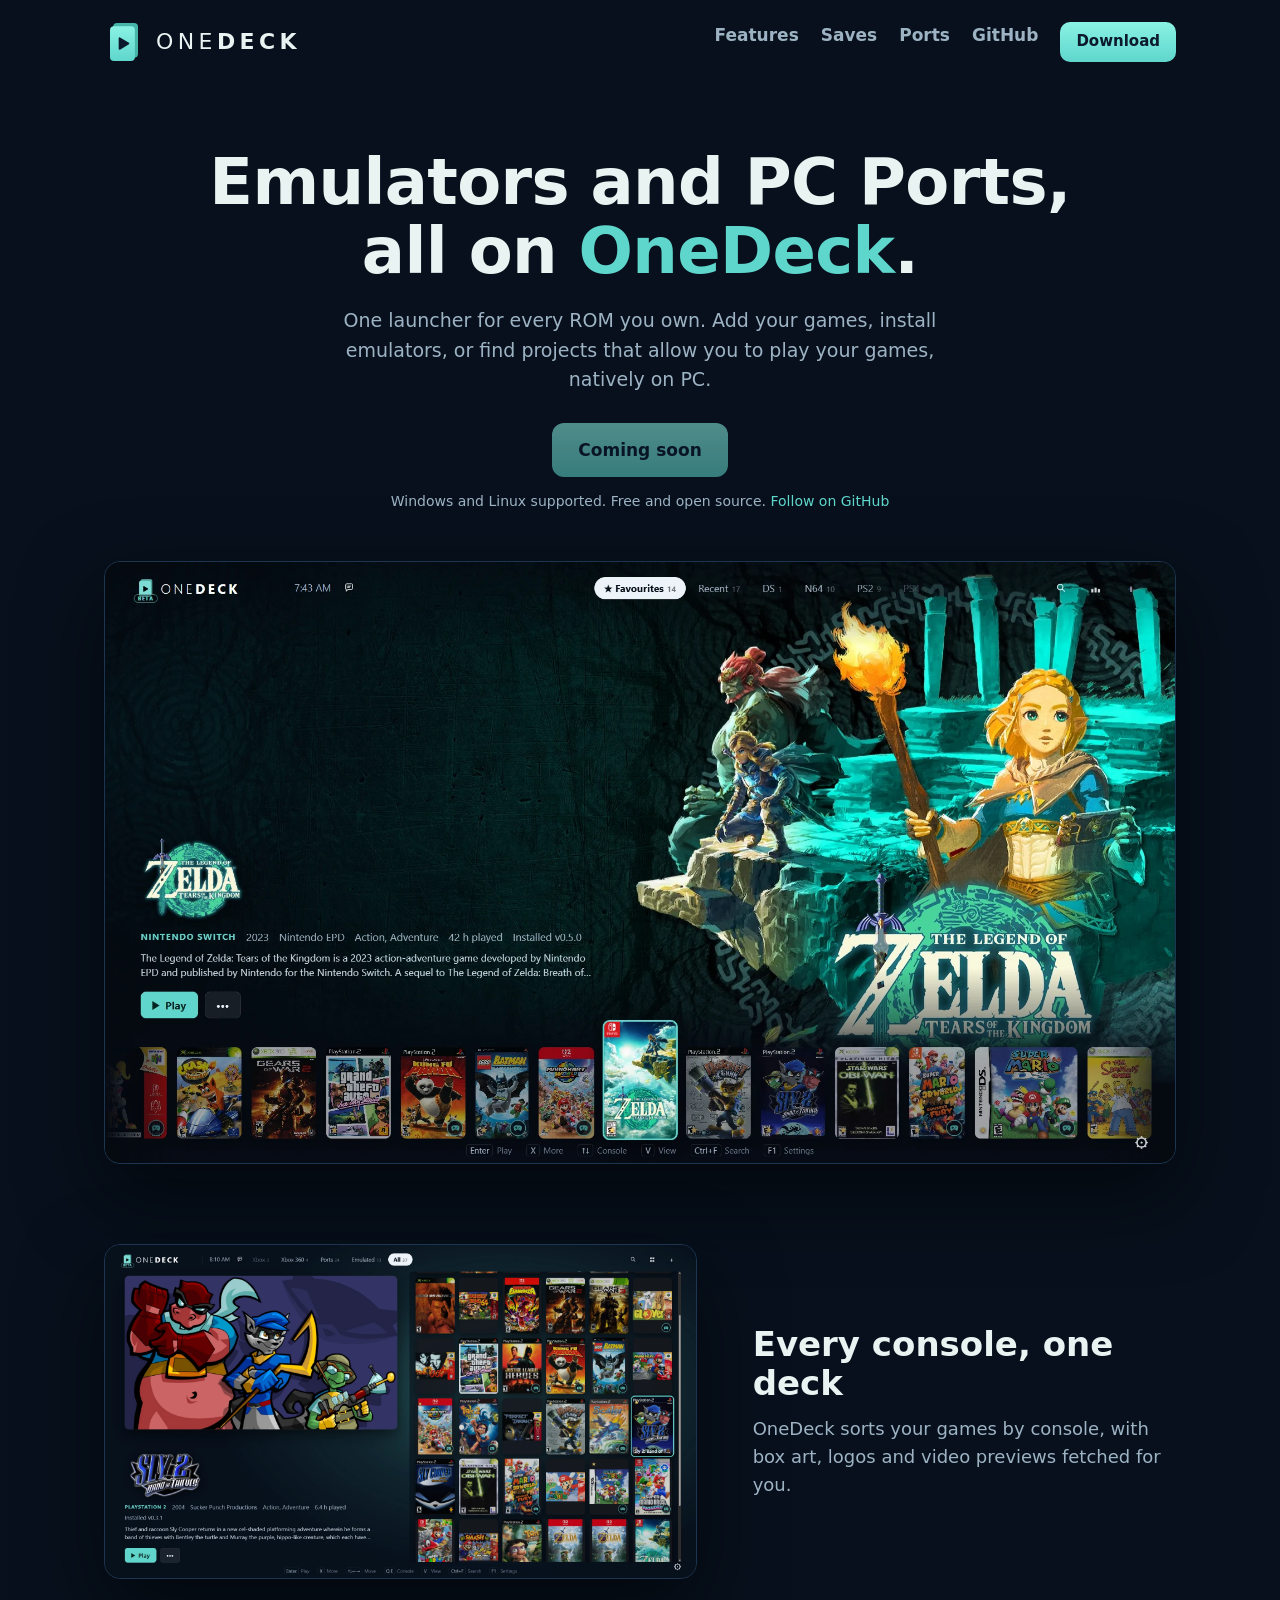
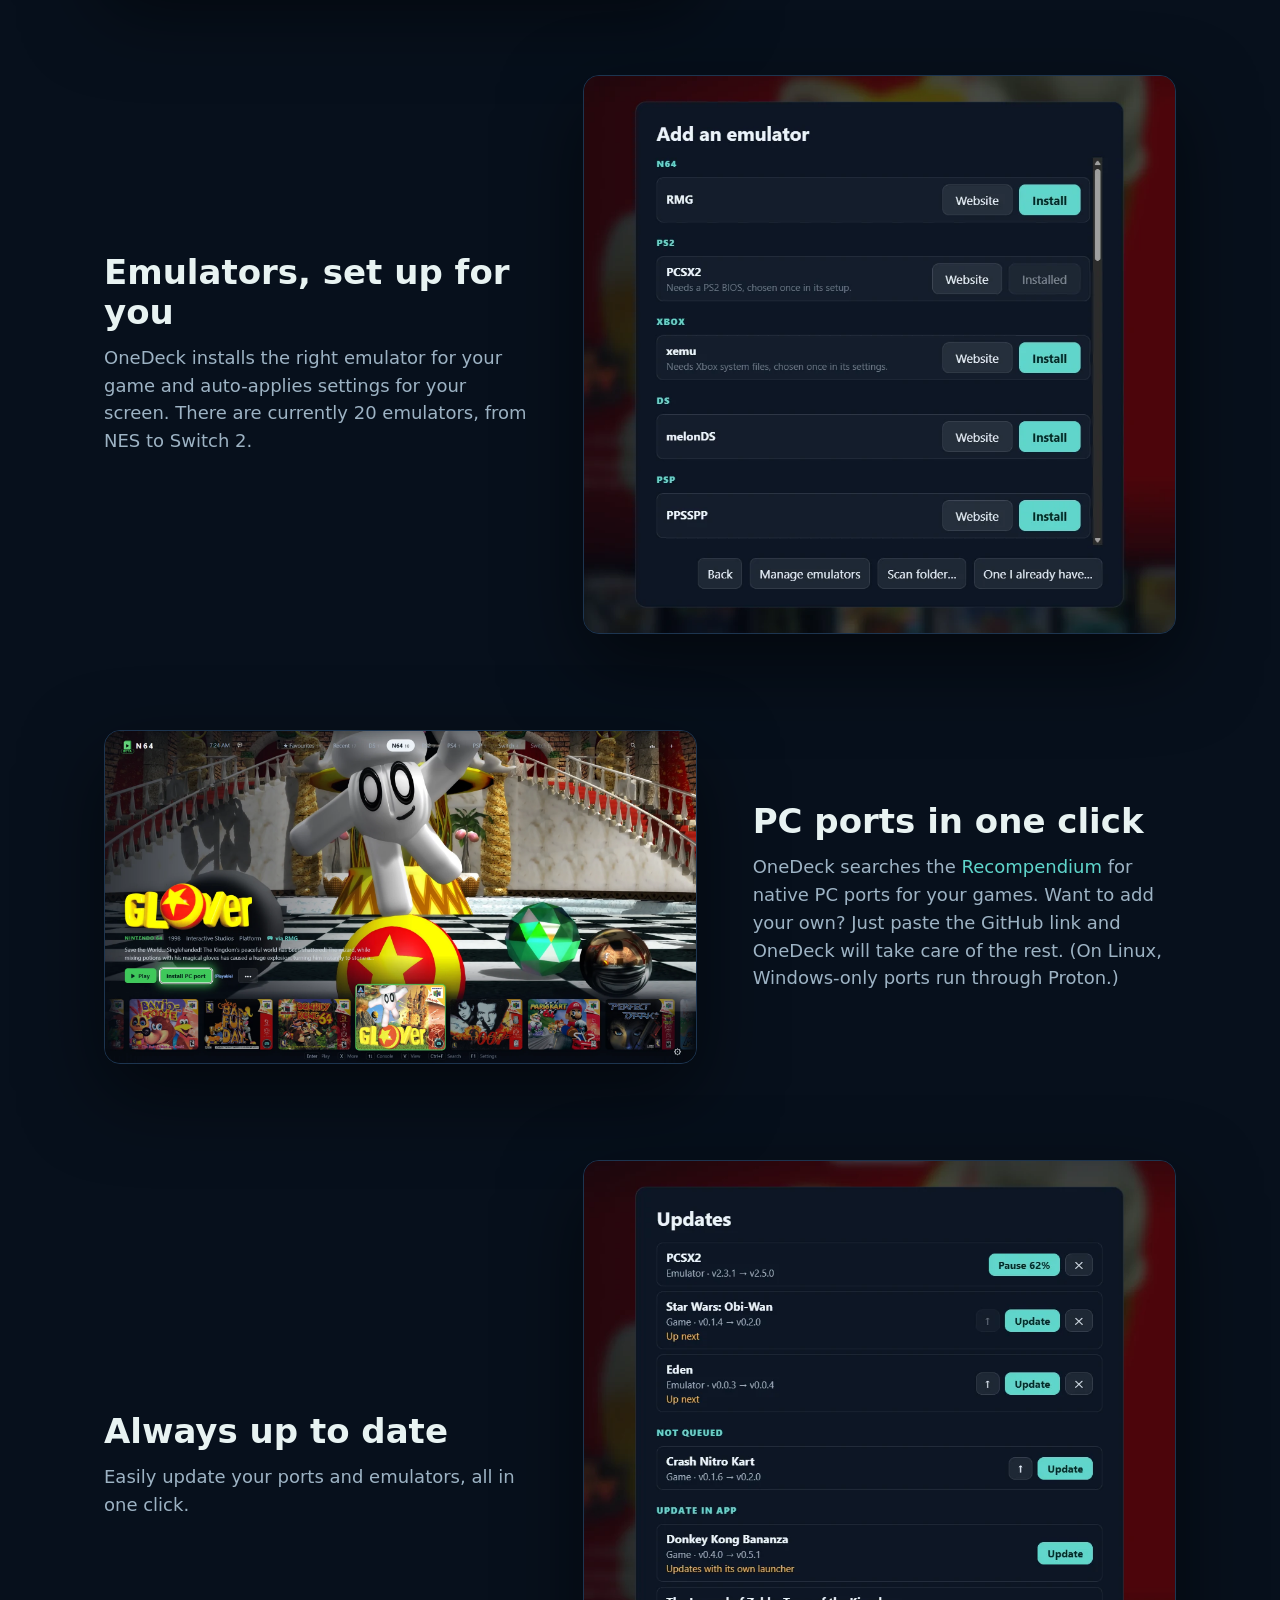
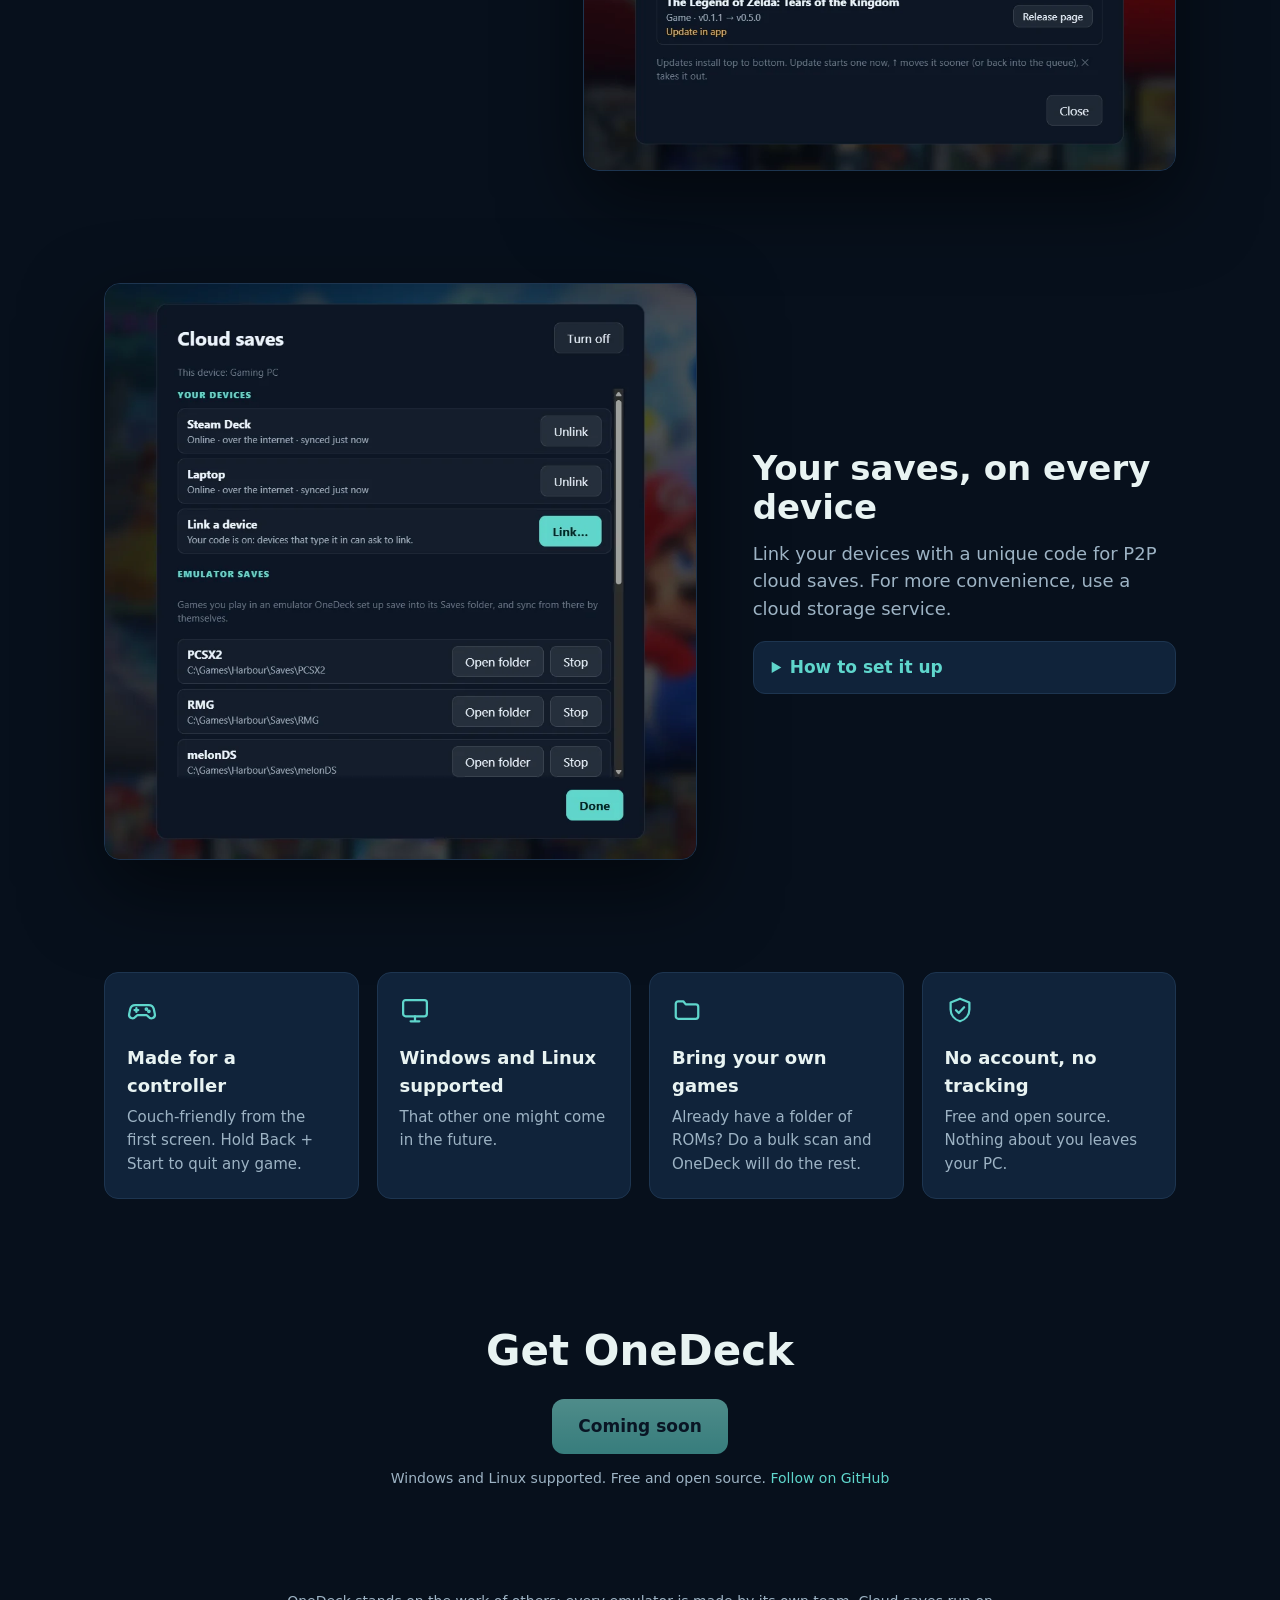
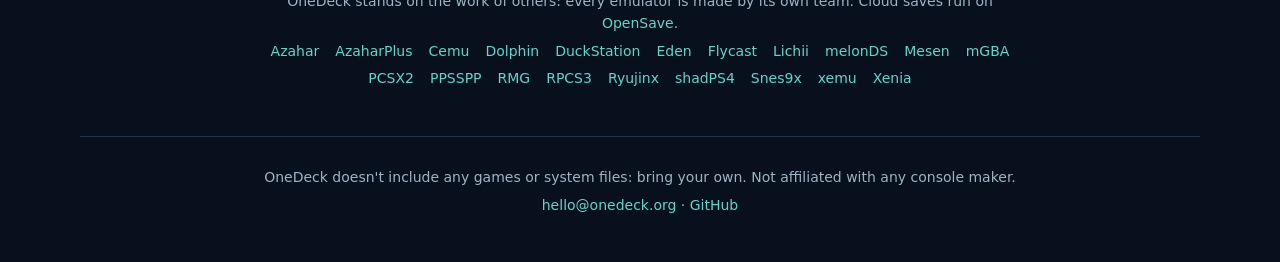
<file: index.html>
<!doctype html>
<html lang="en">
<head>
<meta charset="utf-8">
<meta name="viewport" content="width=device-width, initial-scale=1">
<title>OneDeck</title>
<meta name="description" content="A free game launcher for Windows and Linux. Your games, PC ports and emulators on OneDeck, set up and kept up to date for you.">
<link rel="icon" href="assets/onedeck-mark.svg">
<link rel="stylesheet" href="style.css">
</head>
<body>
<header class="top">
  <a class="brand" href="./"><img src="assets/onedeck-mark.svg" alt=""><span><b class="l">ONE</b><b>DECK</b></span></a>
  <nav><a href="#features">Features</a><a href="#saves">Saves</a><a href="ports.html">Ports</a><a href="https://github.com/onedeck-launcher">GitHub</a><a class="btn primary sm" href="#download">Download</a></nav>
</header>

<main>
  <section class="hero">
    <h1>Emulators and PC Ports,<br>all on <span class="accent">OneDeck</span>.</h1>
    <p class="lead">One launcher for every ROM you own. Add your games, install emulators, or find projects that allow you to play your games, natively on PC.</p>
    <div class="dl">
      <a class="btn primary dlMain" href="https://github.com/onedeck-launcher">Download</a>
      <a class="btn dlOther" href="https://github.com/onedeck-launcher" hidden></a>
    </div>
    <p class="small dlNote">Windows and Linux supported. Free and open source. No account, no tracking.</p>
    <div class="shot big"><img src="assets/shot-deck.webp" alt="OneDeck's Favourites tab: The Legend of Zelda: Tears of the Kingdom selected, with box art from Switch, PS2, Xbox, Xbox 360, PSP and DS games along the bottom" width="1920" height="1080"></div>
  </section>

  <section id="features" class="rows">
    <div class="row">
      <div class="shot"><img src="assets/shot-consoles.webp" alt="Tile view on the All tab: Sly 2: Band of Thieves artwork in a framed window, its logo, details and Play button below, a grid of covers from many consoles on the right" width="1920" height="1080" loading="lazy"></div>
      <div class="txt">
        <h2>Every console, one deck</h2>
        <p>OneDeck sorts your games by console, with box art, logos and video previews fetched for you.</p>
      </div>
    </div>
    <div class="row flip">
      <div class="shot"><img src="assets/shot-emulators.webp" alt="Add an emulator: N64, PS2, Xbox, DS and PSP emulators, each with an Install button" width="920" height="868" loading="lazy"></div>
      <div class="txt">
        <h2>Emulators, set up for you</h2>
        <p>OneDeck installs the right emulator for your game and auto-applies settings for your screen. There are currently 20 emulators, from NES to Switch 2.</p>
      </div>
    </div>
    <div class="row">
      <div class="shot"><img src="assets/shot-port.webp" alt="Glover on N64, with its Install PC port button lit up next to Play" width="1920" height="1080" loading="lazy"></div>
      <div class="txt">
        <h2>PC ports in one click</h2>
        <p>OneDeck searches the <a href="https://recompendium.com/">Recompendium</a> for native PC ports for your games. Want to add your own? Just paste the GitHub link and OneDeck will take care of the rest. (On Linux, Windows-only ports run through Proton.)</p>
      </div>
    </div>
    <div class="row flip">
      <div class="shot"><img src="assets/shot-updates.webp" alt="The Updates window: PCSX2 downloading, Star Wars: Obi-Wan and Eden up next, Crash Nitro Kart waiting, and two games that update in their own app" width="920" height="948" loading="lazy"></div>
      <div class="txt">
        <h2>Always up to date</h2>
        <p>Easily update your ports and emulators, all in one click.</p>
      </div>
    </div>
  </section>

  <section id="saves" class="rows">
    <div class="row">
      <div class="shot"><img src="assets/shot-cloud.webp" alt="Cloud saves: a Steam Deck and a laptop linked and online, with PCSX2, RMG and melonDS saves syncing" width="920" height="896" loading="lazy"></div>
      <div class="txt">
        <h2>Your saves, on every device</h2>
        <p>Link your devices with a unique code for P2P cloud saves. For more convenience, use a cloud storage service.</p>
        <details>
          <summary>How to set it up</summary>
          <ol>
            <li><b>Settings → Cloud saves → Turn on</b>, on each device.</li>
            <li><b>Link… → Generate → Copy</b> code to the other device, and click <b>Allow</b>.</li>
            <li><b>IMPORTANT:</b> Emulator saves sync automatically. PC ports need you to point to the right save folder: add each once with <b>••• → Sync saves…</b></li>
          </ol>
          <p>Devices not on at the same time? In Cloud saves, choose a <b>OneDrive, Dropbox or Google Drive</b> folder (its app does the rest), or sign in to Dropbox.</p>
        </details>
      </div>
    </div>
  </section>

  <section class="grid">
    <div><svg class="ico" viewBox="0 0 24 24" aria-hidden="true"><path d="M6.5 8h11a4 4 0 0 1 3.9 3.1l.9 4.2a2.8 2.8 0 0 1-5 2.2L15.6 16H8.4l-1.7 1.5a2.8 2.8 0 0 1-5-2.2l.9-4.2A4 4 0 0 1 6.5 8z"/><path d="M7.5 10.5v3M6 12h3"/><circle cx="15.5" cy="11.2" r=".6"/><circle cx="17.5" cy="13" r=".6"/></svg><h3>Made for a controller</h3><p>Couch-friendly from the first screen. Hold Back + Start to quit any game.</p></div>
    <div><svg class="ico" viewBox="0 0 24 24" aria-hidden="true"><rect x="2.5" y="4" width="19" height="13" rx="2"/><path d="M8.5 21h7M12 17v4"/></svg><h3>Windows and Linux supported</h3><p>That other one might come in the future.</p></div>
    <div><svg class="ico" viewBox="0 0 24 24" aria-hidden="true"><path d="M3 7a2 2 0 0 1 2-2h4l2 2.5h8a2 2 0 0 1 2 2V17a2 2 0 0 1-2 2H5a2 2 0 0 1-2-2z"/></svg><h3>Bring your own games</h3><p>Already have a folder of ROMs? Do a bulk scan and OneDeck will do the rest.</p></div>
    <div><svg class="ico" viewBox="0 0 24 24" aria-hidden="true"><path d="M12 3l7.5 3v5.5c0 4.6-3.2 8.2-7.5 9.5-4.3-1.3-7.5-4.9-7.5-9.5V6z"/><path d="M8.8 12.2l2.2 2.2 4.3-4.6"/></svg><h3>No account, no tracking</h3><p>Free and open source. Nothing about you leaves your PC.</p></div>
  </section>

  <section id="download" class="cta">
    <h2>Get OneDeck</h2>
    <div class="dl">
      <a class="btn primary dlMain" href="https://github.com/onedeck-launcher">Download</a>
      <a class="btn dlOther" href="https://github.com/onedeck-launcher" hidden></a>
    </div>
    <p class="small dlNote">Windows and Linux supported. Free and open source. No account, no tracking.</p>
  </section>

  <section class="credits">
    <p>OneDeck stands on the work of others: every emulator is made by its own team. Cloud saves run on <a href="https://github.com/Liquid-co/OpenSave">OpenSave</a>.</p>
    <p class="emus">
      <a href="https://azahar-emu.org/">Azahar</a> <a href="https://github.com/AzaharPlus/AzaharPlus">AzaharPlus</a> <a href="https://cemu.info/">Cemu</a> <a href="https://dolphin-emu.org/">Dolphin</a> <a href="https://www.duckstation.org/">DuckStation</a> <a href="https://eden-emu.dev/">Eden</a>
      <a href="https://github.com/flyinghead/flycast">Flycast</a> <a href="https://github.com/zortos293/Lichii">Lichii</a> <a href="https://melonds.kuribo64.net/">melonDS</a> <a href="https://www.mesen.ca/">Mesen</a> <a href="https://mgba.io/">mGBA</a> <a href="https://pcsx2.net/">PCSX2</a>
      <a href="https://www.ppsspp.org/">PPSSPP</a> <a href="https://github.com/Rosalie241/RMG">RMG</a> <a href="https://rpcs3.net/">RPCS3</a> <a href="https://ryujinx.app/">Ryujinx</a> <a href="https://shadps4.net/">shadPS4</a> <a href="https://www.snes9x.com/">Snes9x</a>
      <a href="https://xemu.app/">xemu</a> <a href="https://xenia.jp/">Xenia</a>
    </p>
  </section>
</main>

<footer>
  <p>OneDeck doesn't include any games or system files: bring your own. Not affiliated with any console maker.</p>
  <p><a href="mailto:hello@onedeck.org">hello@onedeck.org</a> · <a href="https://github.com/onedeck-launcher">GitHub</a></p>
</footer>
<script src="site.js"></script>
</body>
</html>
</file>
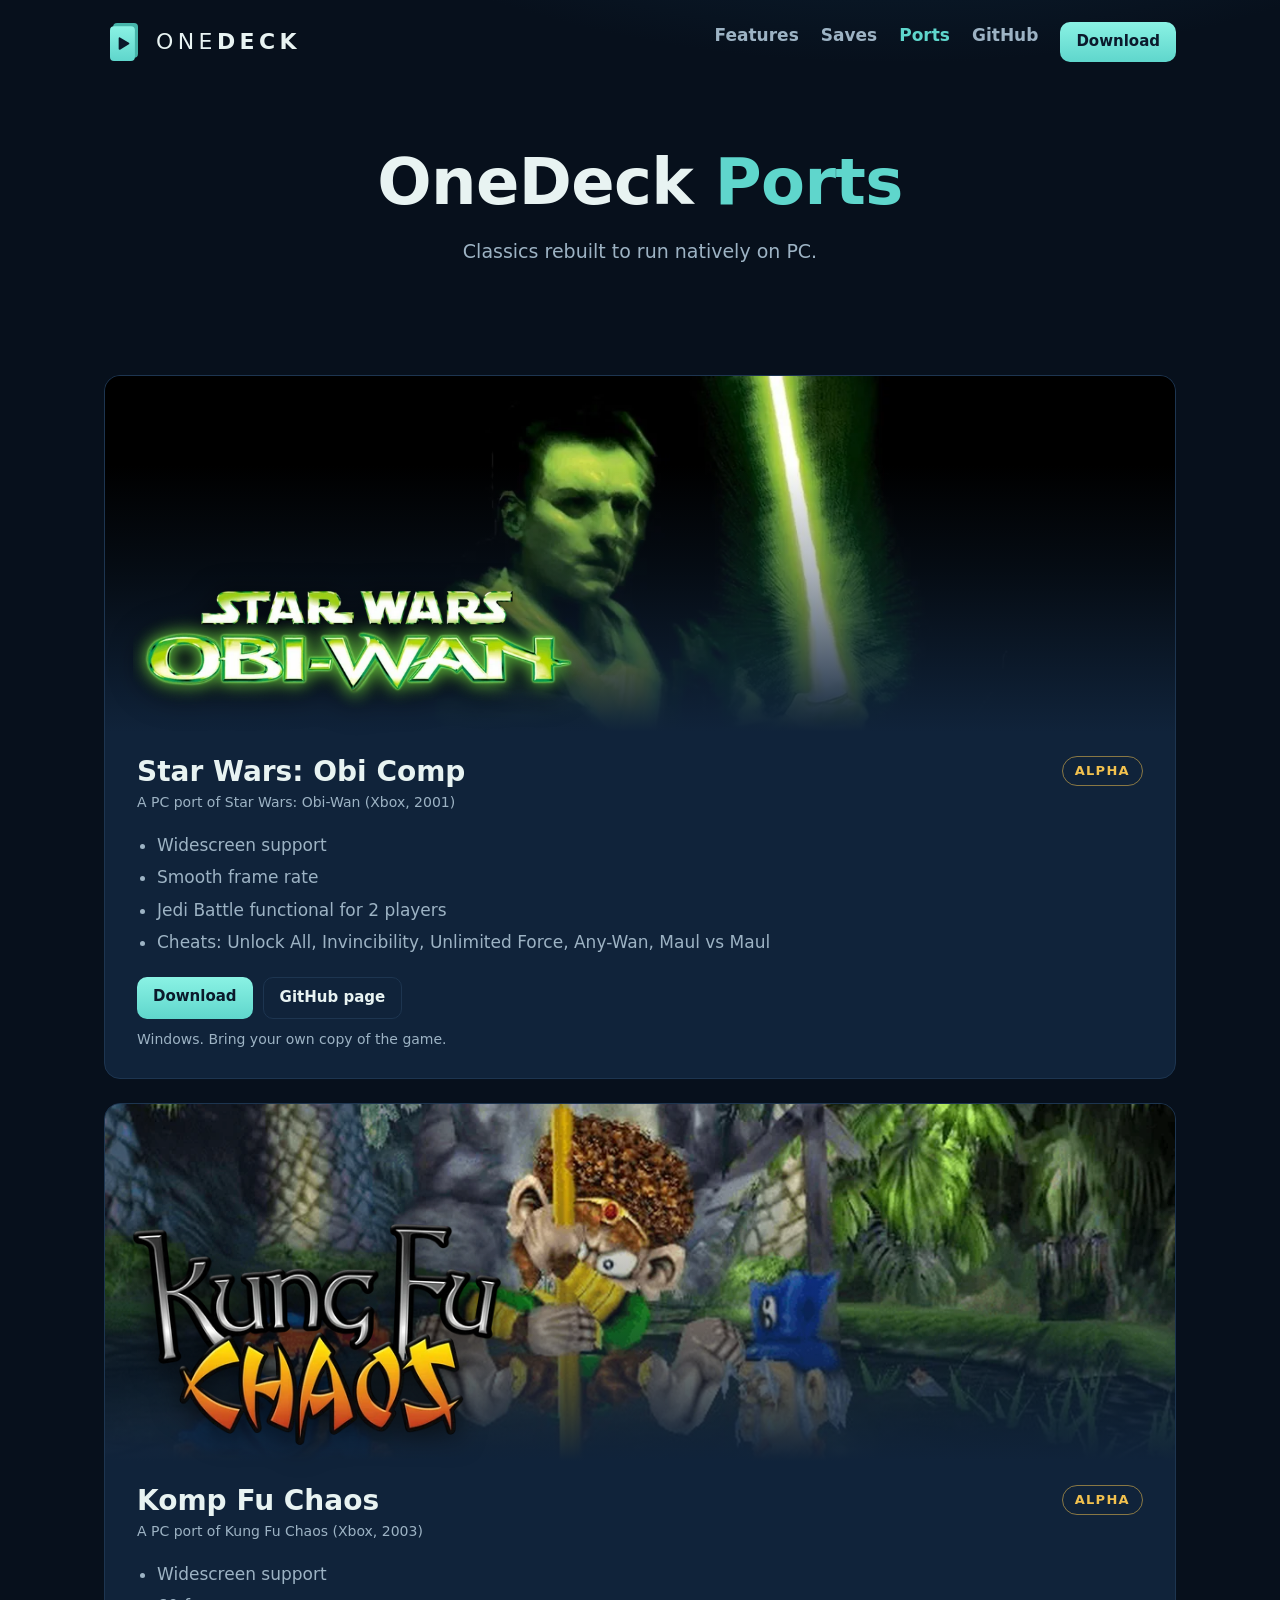
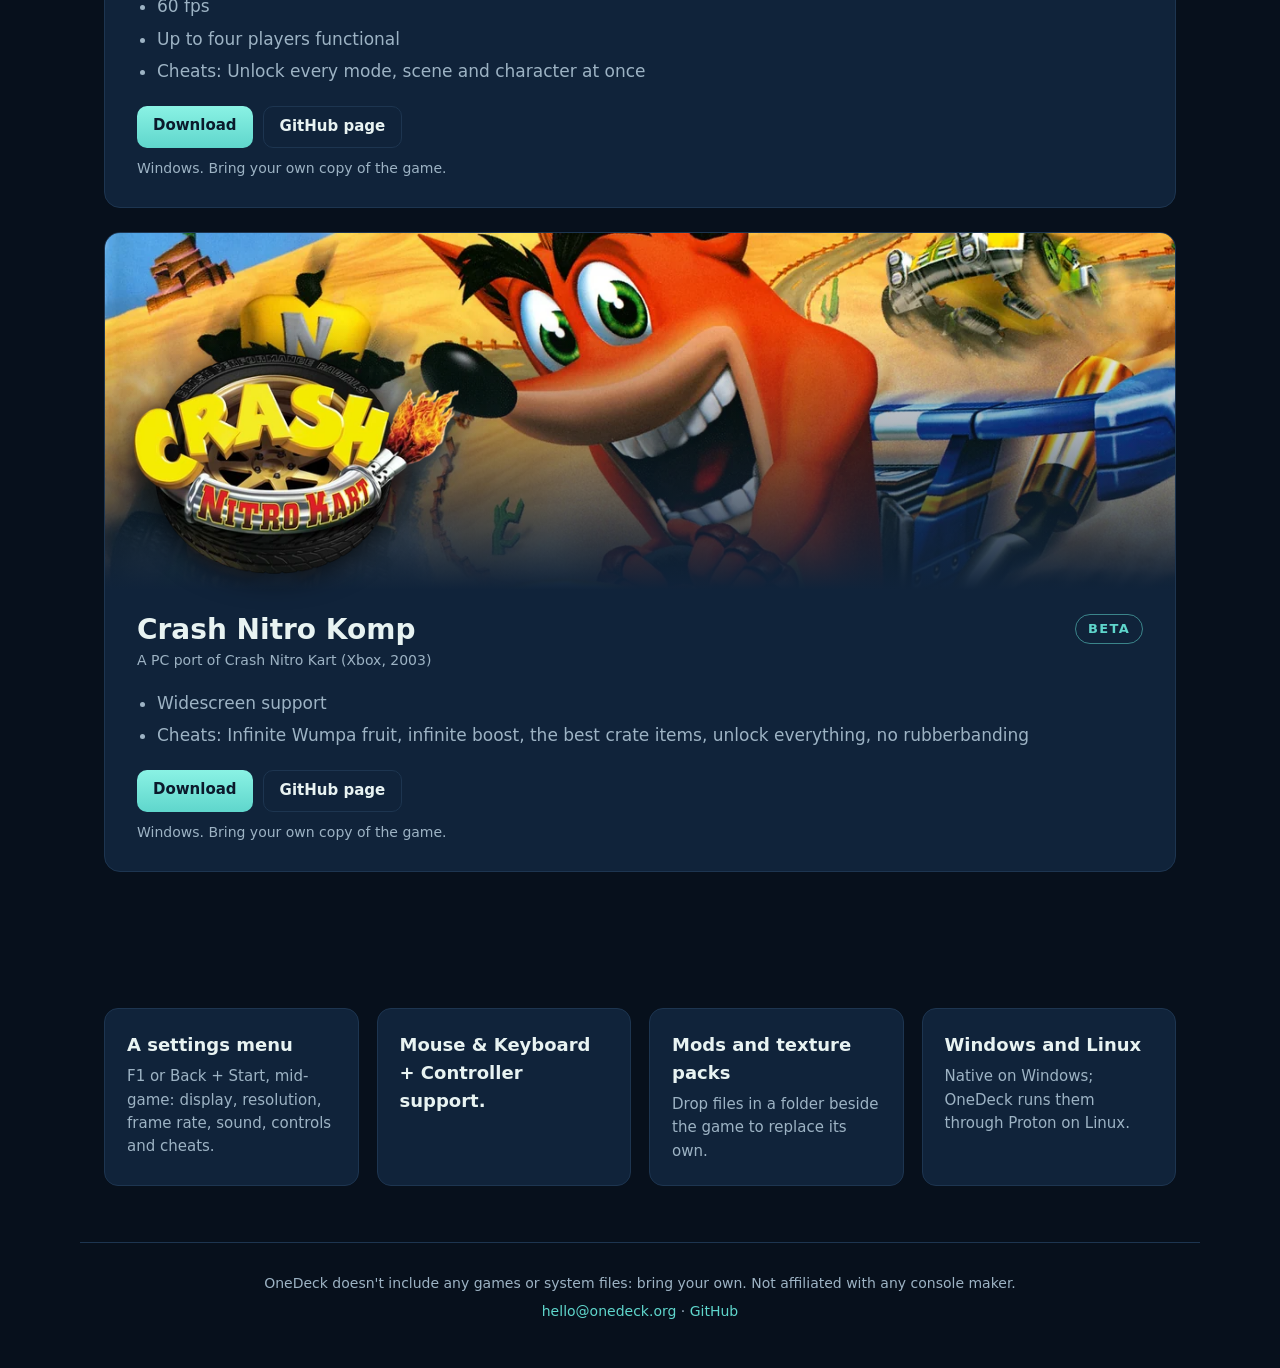
<file: ports.html>
<!doctype html>
<html lang="en">
<head>
<meta charset="utf-8">
<meta name="viewport" content="width=device-width, initial-scale=1">
<title>OneDeck Ports</title>
<meta name="description" content="OneDeck's own PC ports.">
<link rel="icon" href="assets/onedeck-mark.svg">
<link rel="stylesheet" href="style.css">
</head>
<body>
<header class="top">
  <a class="brand" href="./"><img src="assets/onedeck-mark.svg" alt=""><span><b class="l">ONE</b><b>DECK</b></span></a>
  <nav><a href="./#features">Features</a><a href="./#saves">Saves</a><a href="ports.html" class="here">Ports</a><a href="https://github.com/onedeck-launcher">GitHub</a><a class="btn primary sm" href="./#download">Download</a></nav>
</header>

<main>
  <section class="hero ports-hero">
    <h1>OneDeck <span class="accent">Ports</span></h1>
    <p class="lead">Classics rebuilt to run natively on PC.</p>
  </section>
  <section class="ports">
    <article class="port">
      <div class="port-art"><img src="assets/port-obi.webp" alt="" width="1200" height="400" loading="lazy"><img class="port-logo" src="assets/port-obi-logo.webp" alt="Star Wars: Obi-Wan"></div>
      <div class="port-body">
      <div class="port-head"><div><h2>Star Wars: Obi Comp</h2><p class="small">A PC port of Star Wars: Obi-Wan (Xbox, 2001)</p></div><span class="tier alpha">Alpha</span></div>
      <ul><li>Widescreen support</li><li>Smooth frame rate</li><li>Jedi Battle functional for 2 players</li><li>Cheats: Unlock All, Invincibility, Unlimited Force, Any-Wan, Maul vs Maul</li></ul>
      <div class="port-btns"><a class="btn primary sm" href="https://github.com/onedeck-launcher/star-wars-obi-comp/releases/latest/download/ObiWan.zip">Download</a><a class="btn sm" href="https://github.com/onedeck-launcher/star-wars-obi-comp">GitHub page</a></div>
      <p class="small portVer" data-repo="onedeck-launcher/star-wars-obi-comp">Windows. Bring your own copy of the game.</p>
      </div>
    </article>
    <article class="port">
      <div class="port-art"><img src="assets/port-kfc.webp" alt="" width="1200" height="400" loading="lazy"><img class="port-logo" src="assets/port-kfc-logo.webp" alt="Kung Fu Chaos"></div>
      <div class="port-body">
      <div class="port-head"><div><h2>Komp Fu Chaos</h2><p class="small">A PC port of Kung Fu Chaos (Xbox, 2003)</p></div><span class="tier alpha">Alpha</span></div>
      <ul><li>Widescreen support</li><li>60 fps</li><li>Up to four players functional</li><li>Cheats: Unlock every mode, scene and character at once</li></ul>
      <div class="port-btns"><a class="btn primary sm" href="https://github.com/onedeck-launcher/komp-fu-chaos/releases/latest/download/KungFuChaos.zip">Download</a><a class="btn sm" href="https://github.com/onedeck-launcher/komp-fu-chaos">GitHub page</a></div>
      <p class="small portVer" data-repo="onedeck-launcher/komp-fu-chaos">Windows. Bring your own copy of the game.</p>
      </div>
    </article>
    <article class="port">
      <div class="port-art"><img src="assets/port-cnk.webp" alt="" width="1200" height="400" loading="lazy"><img class="port-logo" src="assets/port-cnk-logo.webp" alt="Crash Nitro Kart"></div>
      <div class="port-body">
      <div class="port-head"><div><h2>Crash Nitro Komp</h2><p class="small">A PC port of Crash Nitro Kart (Xbox, 2003)</p></div><span class="tier beta">Beta</span></div>
      <ul><li>Widescreen support</li><li>Cheats: Infinite Wumpa fruit, infinite boost, the best crate items, unlock everything, no rubberbanding</li></ul>
      <div class="port-btns"><a class="btn primary sm" href="https://github.com/onedeck-launcher/crash-nitro-komp/releases/latest/download/CrashNitroKart.zip">Download</a><a class="btn sm" href="https://github.com/onedeck-launcher/crash-nitro-komp">GitHub page</a></div>
      <p class="small portVer" data-repo="onedeck-launcher/crash-nitro-komp">Windows. Bring your own copy of the game.</p>
      </div>
    </article>
  </section>

  <section class="grid ports-common">
    <div><h3>A settings menu</h3><p>F1 or Back + Start, mid-game: display, resolution, frame rate, sound, controls and cheats.</p></div>
    <div><h3>Mouse &amp; Keyboard + Controller support.</h3></div>
    <div><h3>Mods and texture packs</h3><p>Drop files in a folder beside the game to replace its own.</p></div>
    <div><h3>Windows and Linux</h3><p>Native on Windows; OneDeck runs them through Proton on Linux.</p></div>
  </section>
</main>

<footer>
  <p>OneDeck doesn't include any games or system files: bring your own. Not affiliated with any console maker.</p>
  <p><a href="mailto:hello@onedeck.org">hello@onedeck.org</a> · <a href="https://github.com/onedeck-launcher">GitHub</a></p>
</footer>
<script src="site.js"></script>
</body>
</html>
</file>
<file: style.css>
[hidden] { display: none !important; }  /* the second download button stays hidden until there is one */
:root {
  --bg: #07101c; --bg2: #0b1a2c; --card: #10233a; --line: #1d3550;
  --text: #e8f3f2; --dim: #9db3c4; --accent: #5fd6cc; --accent2: #8af2e4; --navy: #0b1a2c;
  --alpha: #ffb547; --beta: #8fb8ff;  /* same as the launcher's tiers */
}
* { box-sizing: border-box; }
html { scroll-behavior: smooth; }
body { margin: 0; background: radial-gradient(1200px 600px at 70% -10%, #12324a 0%, transparent 60%), var(--bg); color: var(--text);
  font: 17px/1.55 "Segoe UI", system-ui, -apple-system, Roboto, Arial, sans-serif; }
a { color: var(--accent); text-decoration: none; }
a:hover { text-decoration: underline; }
main, .top, footer { max-width: 1120px; margin: 0 auto; padding: 0 24px; }

.top { display: flex; align-items: center; justify-content: space-between; padding-top: 22px; padding-bottom: 22px; gap: 16px; }
.brand { display: flex; align-items: center; gap: 12px; color: var(--text); }
.brand:hover { text-decoration: none; }
.brand img { width: 40px; height: 40px; }
.brand span { font-size: 22px; letter-spacing: .2em; }
.brand b { font-weight: 700; } .brand .l { font-weight: 300; }
nav { display: flex; gap: 22px; flex-wrap: wrap; }
nav a { color: var(--dim); font-weight: 600; }
nav a:hover { color: var(--text); text-decoration: none; }

.hero { text-align: center; padding: 64px 0 24px; }
h1 { font-size: clamp(36px, 6vw, 64px); line-height: 1.08; margin: 0 0 20px; letter-spacing: -.01em; }
.accent { color: var(--accent); }
.lead { color: var(--dim); font-size: 19px; max-width: 640px; margin: 0 auto 28px; }
.dl { display: flex; gap: 12px; justify-content: center; flex-wrap: wrap; }
.btn { display: inline-block; padding: 14px 26px; border-radius: 12px; font-weight: 700; font-size: 17px; color: var(--text);
  background: var(--card); border: 1px solid var(--line); }
.btn:hover { text-decoration: none; border-color: var(--accent); }
.btn.primary { background: linear-gradient(180deg, var(--accent2), var(--accent)); color: var(--navy); border: 0; }
.btn.primary:hover { filter: brightness(1.06); }
.btn.off { opacity: .55; pointer-events: none; }
.small { color: var(--dim); font-size: 14px; margin: 14px 0 0; }
.shot { margin: 48px auto 0; border-radius: 16px; border: 1px solid var(--line); overflow: hidden; box-shadow: 0 30px 80px #0008; background: var(--bg2); }
/* A screenshot keeps its own shape (its width and height are in the page, so nothing jumps while it loads). */
.shot img { width: 100%; height: auto; display: block; }
.shot-ph { aspect-ratio: 16 / 9; height: 100%; display: grid; place-items: center; color: var(--dim); font-size: 15px; }

section { padding: 56px 0; }
h2 { font-size: 34px; line-height: 1.15; margin: 0 0 12px; }
.btn.sm { padding: 8px 16px; font-size: 15px; border-radius: 10px; }
nav a.btn.primary { color: var(--navy); }
.shot.big { max-width: 1120px; }

/* Feature rows: a big screenshot beside short text, alternating sides. */
.rows { display: flex; flex-direction: column; gap: 96px; }
.row { display: grid; grid-template-columns: 1.4fr 1fr; gap: 56px; align-items: center; }
.row.flip { grid-template-columns: 1fr 1.4fr; }
.row.flip .shot { order: 2; }
.row .shot { margin: 0; }
.row p { color: var(--dim); font-size: 18px; margin: 0; }
details { margin-top: 18px; background: var(--card); border: 1px solid var(--line); border-radius: 12px; padding: 12px 18px; }
summary { cursor: pointer; font-weight: 700; color: var(--accent); }
details ol { color: var(--dim); padding-left: 20px; margin: 12px 0; }
details li { margin: 6px 0; }
details p { font-size: 16px !important; }
details b { color: var(--text); }

.grid { display: grid; grid-template-columns: repeat(auto-fit, minmax(230px, 1fr)); gap: 18px; }
.grid div { background: var(--card); border: 1px solid var(--line); border-radius: 14px; padding: 22px; }
.grid .ico { width: 30px; height: 30px; margin-bottom: 12px; fill: none; stroke: var(--accent); stroke-width: 1.8; stroke-linecap: round; stroke-linejoin: round; }
.grid .ico circle { fill: var(--accent); }
.grid h3 { margin: 0 0 6px; font-size: 18px; }
.grid p { margin: 0; color: var(--dim); font-size: 15px; }

.cta { text-align: center; padding: 72px 0; }
.cta h2 { font-size: 42px; margin-bottom: 24px; }
.credits { padding: 24px 0 40px; text-align: center; }
.credits p { color: var(--dim); font-size: 14px; margin: 6px auto; max-width: 760px; }
.emus { display: flex; flex-wrap: wrap; justify-content: center; gap: 6px 16px; }
footer { border-top: 1px solid var(--line); padding-top: 24px; padding-bottom: 40px; color: var(--dim); font-size: 14px; text-align: center; }
footer p { margin: 6px 0; }

@media (max-width: 800px) {
  .row { grid-template-columns: 1fr; gap: 24px; }
  .row.flip { grid-template-columns: 1fr; }
  .row.flip .shot { order: 0; }
  .rows { gap: 64px; }
}
@media (max-width: 600px) {
  main, .top, footer { padding: 0 16px; }
  .top { flex-direction: column; align-items: flex-start; }
  nav { gap: 16px; align-items: center; }
  .hero { padding-top: 32px; }
  h2 { font-size: 28px; }
}

/* Ports page */
nav a.here { color: var(--accent); }
.ports-hero { text-align: center; }
.ports { display: grid; gap: 24px; }
.port { background: var(--card); border: 1px solid var(--line); border-radius: 16px; overflow: hidden; }
.port-body { padding: 24px 32px 28px; }
.port-art { position: relative; aspect-ratio: 3 / 1; background: #05080d; }
.port-art img { width: 100%; height: 100%; object-fit: cover; display: block; }
.port-art::after { content: ''; position: absolute; inset: 0; background: linear-gradient(to top, var(--card) 0%, rgba(16,35,58,.35) 45%, transparent 75%); }
.port-art .port-logo { position: absolute; z-index: 1; left: 28px; bottom: 16px; width: auto; height: auto; max-width: 42%; max-height: 62%; object-fit: contain; filter: drop-shadow(0 4px 14px rgba(0,0,0,.7)); }
.port-btns { display: flex; gap: 10px; flex-wrap: wrap; }
.portVer { margin: 10px 0 0 !important; }
@media (max-width: 600px) { .port-body { padding: 20px; } .port-art .port-logo { left: 16px; max-width: 60%; } }
.port-head { display: flex; justify-content: space-between; align-items: flex-start; gap: 16px; }
.port h2 { margin: 0; font-size: 28px; }
.port .small { margin: 4px 0 0; }
.port ul { color: var(--dim); font-size: 17px; margin: 18px 0 22px; padding-left: 20px; }
.port li { margin: 6px 0; }
.tier { font-size: 13px; font-weight: 800; letter-spacing: .1em; text-transform: uppercase; border-radius: 999px; padding: 4px 12px; border: 1px solid; }
.tier.alpha { color: #f2c14e; border-color: #f2c14e88; }
.tier.beta { color: var(--accent); border-color: color-mix(in srgb, var(--accent) 55%, transparent); }
.ports-common { margin-top: 24px; }
</file>
